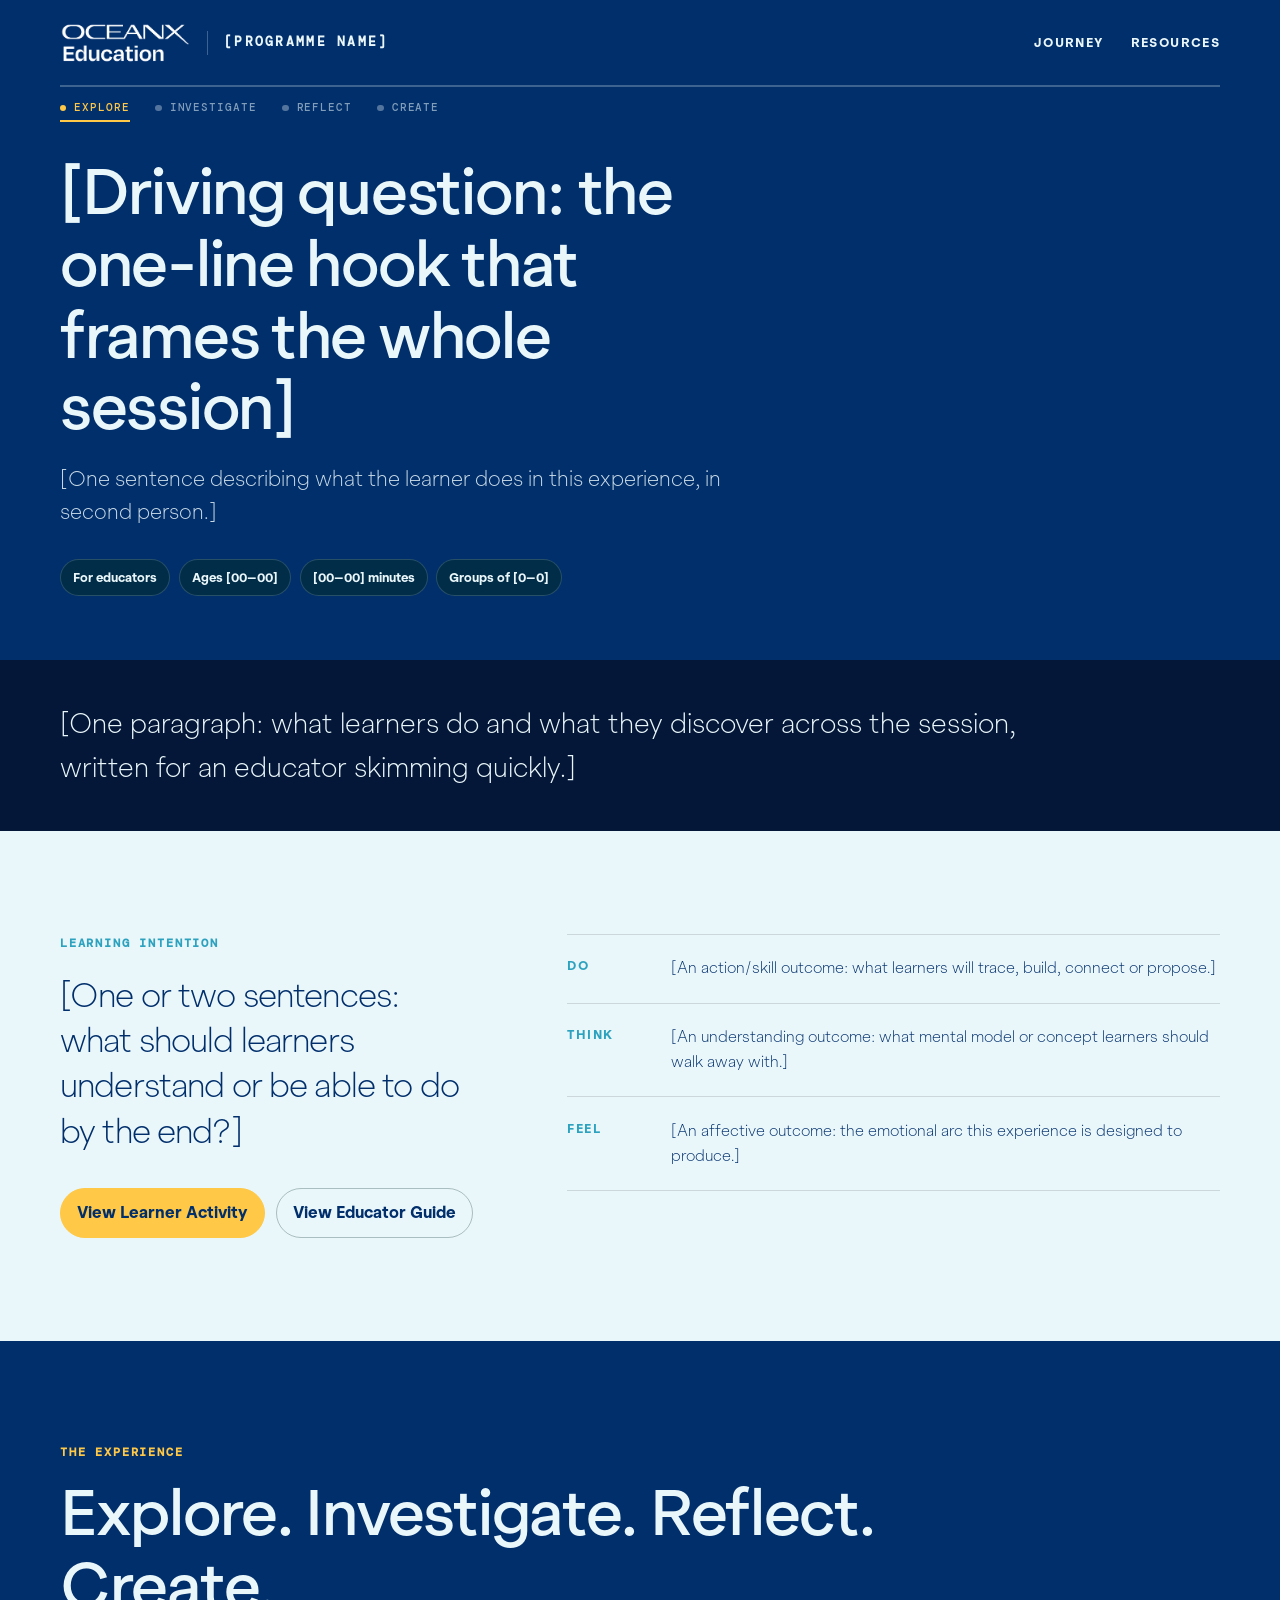
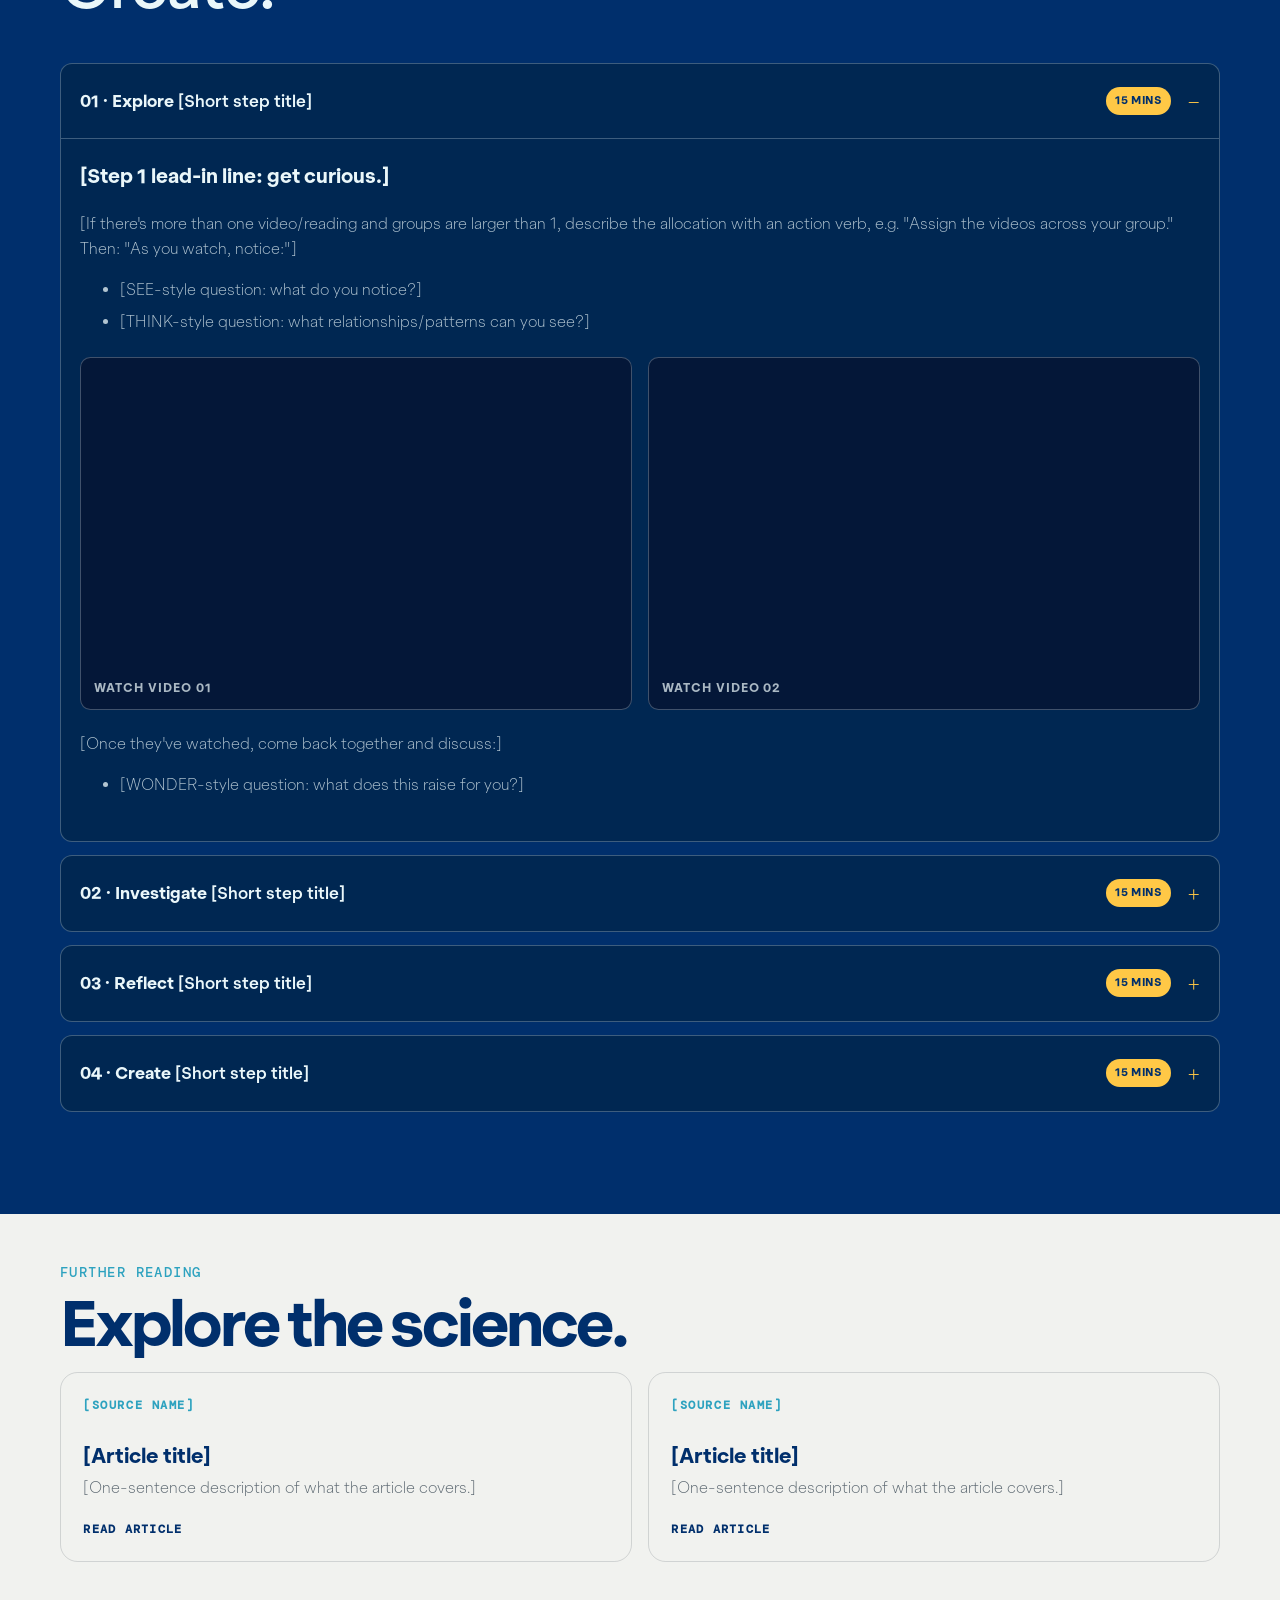
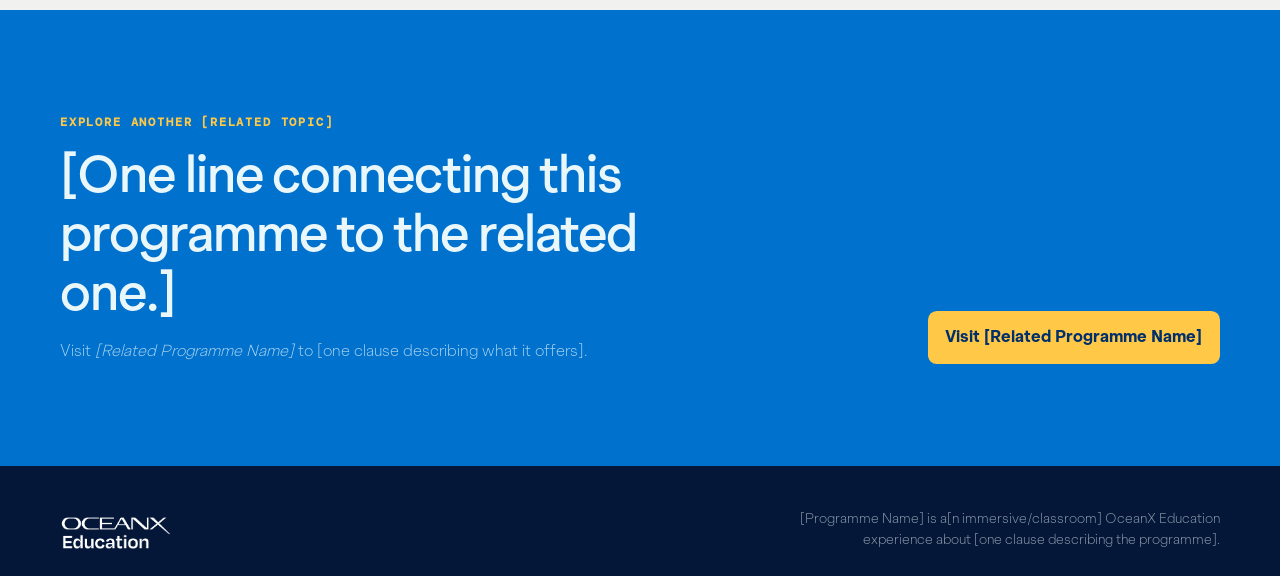
<file: index.html>
<!doctype html>
<html lang="en-GB">
<head>
<meta charset="utf-8"><meta name="viewport" content="width=device-width,initial-scale=1"><meta name="theme-color" content="#002F6C">
<meta name="description" content="[Programme Name] learning journey and classroom resources from OceanX Education.">
<title>[Programme Name] | Learning Journey</title>
<link rel="icon" type="image/svg+xml" href="data:image/svg+xml,%3Csvg xmlns='http://www.w3.org/2000/svg' viewBox='0 0 64 64'%3E%3Crect width='64' height='64' rx='14' fill='%23002F6C'/%3E%3C/svg%3E">
<link rel="stylesheet" href="main.css">
<link rel="stylesheet" href="styles.css">
</head>
<body>
<a class="skip-link" href="#main">Skip to learning journey</a>

<!-- ============ STICKY HEADER + PROGRESS NAV ============
     The progress nav highlights the current step on scroll
     (see script at the bottom) and jumps to + opens that step's
     accordion when clicked. Keep the data-step values matching
     the <details id="step-N"> ids below exactly. -->
<header class="site-header">
  <div class="shell nav">
    <a class="brand" href="#top" aria-label="OceanX Education, [Programme Name] home">
      <img src="assets/logos/OceanX-Education-Logo-White.png" alt="OceanX Education">
      <span class="brand-divider" aria-hidden="true"></span>
      <span class="brand-name">[Programme Name]</span>
    </a>
    <nav class="nav-links" aria-label="Main navigation">
      <a href="#journey">Journey</a>
      <a href="#resources">Resources</a><!-- delete if you're not using the Further Reading section -->
    </nav>
  </div>
  <div class="shell progress-shell">
    <nav class="progress" aria-label="Learning journey progress">
      <a href="#step-1" data-step="step-1"><span class="step-dot"></span><span>Explore</span></a>
      <a href="#step-2" data-step="step-2"><span class="step-dot"></span><span>Investigate</span></a>
      <a href="#step-3" data-step="step-3"><span class="step-dot"></span><span>Reflect</span></a>
      <a href="#step-4" data-step="step-4"><span class="step-dot"></span><span>Create</span></a>
    </nav>
  </div>
</header>

<!-- ============ HERO ============
     Single column by default: this matches I Am Kelp's actual hero,
     which is just the text block below. .hero-content's grid still
     reserves a second track (see styles.css) so a side panel can be
     added back in without any CSS changes, but nothing renders there
     by default. -->
<section class="hero" id="top">
  <div class="shell hero-content">
    <div>
      <h1>[Driving question: the one-line hook that frames the whole session]</h1>
      <p class="hero-lead">[One sentence describing what the learner does in this experience, in second person.]</p>
      <div class="meta">
        <span>For educators</span>
        <span>Ages [00–00]</span>
        <span>[00–00] minutes</span>
        <span>Groups of [0–0]</span>
      </div>
    </div>
    <!-- Optional: a hero-side CTA card for a standalone game/tool
         companion piece. Not part of I Am Kelp's actual page: only
         add this if this specific programme genuinely has one.
    <div class="play-panel">
      <div class="status"><span class="status-dot"></span>[Companion tool name]</div>
      <a class="play-button" href="[link to game/tool]" target="_blank" rel="noopener">
        <strong>Play [Tool Name]</strong>
        <span class="play-icon">▶</span>
      </a>
      <p class="play-note">[Any device note, e.g. "Camera access required" or "Works on tablet and desktop"; delete this line if there's no special requirement.]</p>
    </div>
    -->
  </div>
</section>

<main id="main">

  <!-- ============ OVERVIEW ============
       One paragraph, full-bleed dark band. What is this experience,
       in plain language: the "elevator pitch" a teacher reads before
       deciding to run it. -->
  <section class="overview">
    <div class="shell">
      <p>[One paragraph: what learners do and what they discover across the session, written for an educator skimming quickly.]</p>
    </div>
  </section>

  <!-- ============ LEARNING INTENTION (light band) ============
       Do / Think / Feel outcomes: see Design Tools/ in the parent
       OceanX folder for the framework this maps to. Delete the
       .outcomes column entirely if this programme doesn't use
       Do/Think/Feel and just needs a single intention statement. -->
  <section class="intention" id="about">
    <div class="shell intention-grid">
      <div>
        <p class="section-kicker">Learning intention</p>
        <p class="intention-statement">[One or two sentences: what should learners understand or be able to do by the end?]</p>
        <div class="downloads">
          <a href="learner-activity.html">View Learner Activity</a>
          <a href="educator-guide.html">View Educator Guide</a>
        </div>
      </div>
      <div class="outcomes" aria-label="Learning outcomes">
        <div class="outcome"><b>Do</b><p>[An action/skill outcome: what learners will trace, build, connect or propose.]</p></div>
        <div class="outcome"><b>Think</b><p>[An understanding outcome: what mental model or concept learners should walk away with.]</p></div>
        <div class="outcome"><b>Feel</b><p>[An affective outcome: the emotional arc this experience is designed to produce.]</p></div>
      </div>
    </div>
  </section>

  <!-- ============ JOURNEY (accordion steps) ============
       Explore / Investigate / Reflect / Create is this engagement's
       standard Phase 2 loop (see Templates/Framework Alignment
       Recommendations.md). Keep the phase names unless there's a
       specific reason to change them.

       IMPORTANT: do not remove the wrapping <span> around each
       title, or the flex:1 rule on it in styles.css. Without it the
       time badge drifts left/right depending on title length instead
       of lining up in a column (this was a real bug, fixed once
       already; see summary span:first-child in styles.css). -->
  <section class="journey" id="journey">
    <div class="shell">
      <p class="section-kicker">The experience</p>
      <h2>Explore. Investigate. Reflect. Create.</h2>
      <div class="accordions">

        <details id="step-1" open>
          <summary><span><b>01 · Explore</b> [Short step title]</span><em>15 mins</em></summary>
          <div class="detail-body">
            <h3>[Step 1 lead-in line: get curious.]</h3>
            <p>[If there's more than one video/reading and groups are larger than 1, describe the allocation with an action verb, e.g. "Assign the videos across your group." Then: "As you watch, notice:"]</p>
            <ul>
              <li>[SEE-style question: what do you notice?]</li>
              <li>[THINK-style question: what relationships/patterns can you see?]</li>
            </ul>
            <!-- Optional: a video grid. Use youtube-nocookie.com embeds for privacy.
                 Assign each learner just 1-2 clips: four videos at ~5 min each
                 already fills a 15-minute Explore box before any discussion
                 happens, even when the group is splitting them up. If you
                 need more source material, link the rest as Further
                 Reading instead of stacking videos here. -->
            <div class="video-grid">
              <div class="video"><div class="video-frame"><iframe loading="lazy" src="https://www.youtube-nocookie.com/embed/VIDEO_ID_1" title="[Video 1 title]" allow="accelerometer; autoplay; clipboard-write; encrypted-media; gyroscope; picture-in-picture; web-share" allowfullscreen></iframe></div><span>Watch video 01</span></div>
              <div class="video"><div class="video-frame"><iframe loading="lazy" src="https://www.youtube-nocookie.com/embed/VIDEO_ID_2" title="[Video 2 title]" allow="accelerometer; autoplay; clipboard-write; encrypted-media; gyroscope; picture-in-picture; web-share" allowfullscreen></iframe></div><span>Watch video 02</span></div>
            </div>
            <p>[Once they've watched, come back together and discuss:]</p>
            <ul>
              <li>[WONDER-style question: what does this raise for you?]</li>
            </ul>
          </div>
        </details>

        <details id="step-2">
          <summary><span><b>02 · Investigate</b> [Short step title]</span><em>15 mins</em></summary>
          <div class="detail-body">
            <h3>[Step 2 lead-in line: play/do through the lens of a scientist, designer, etc.]</h3>
            <p>[What the hands-on activity/game/tool is and what to pay attention to while doing it.]</p>
            <ul>
              <li>[Investigative question 1]</li>
              <li>[Investigative question 2]</li>
              <li>[Investigative question 3]</li>
            </ul>
            <!-- Optional: link out to a companion game/tool -->
            <a class="game-button" href="[link to game/tool]" target="_blank" rel="noopener">Play [Tool Name] <small>[Any access note]</small></a>
            <p class="device-note">[Device requirement, if any: e.g. "Use a laptop or desktop with a webcam." Delete this line if there's no special requirement.]</p>
          </div>
        </details>

        <details id="step-3">
          <summary><span><b>03 · Reflect</b> [Short step title]</span><em>15 mins</em></summary>
          <div class="detail-body">
            <h3>[Step 3 lead-in line: pause and make sense of it.]</h3>
            <p>[Instruction: reflect independently, then share/compare.]</p>
            <ul>
              <li>[A genuine reflective question the learner answers in their own words.]</li>
              <li>[A second reflective question, e.g. what are you still wondering?]</li>
            </ul>
          </div>
        </details>

        <details id="step-4">
          <summary><span><b>04 · Create</b> [Short step title]</span><em>15 mins</em></summary>
          <div class="detail-body">
            <h3>[Step 4 lead-in line: put understanding to work.]</h3>
            <p>[The applied task: what learners build, draw, write or design, and with what materials.]</p>
            <ul>
              <li>[What the output should show 1]</li>
              <li>[What the output should show 2]</li>
              <li>[What the output should show 3]</li>
            </ul>
            <!-- Optional: a small discussion prompt block -->
            <div class="create-questions">
              <p><b>Discuss</b></p>
              <ol>
                <li>[Discussion question 1]</li>
                <li>[Discussion question 2]</li>
              </ol>
            </div>
            <!-- Optional: a closing sentence-completion prompt -->
            <p class="finish-line"><b>Finish this sentence:</b><br>We would __________ because it would help __________ and __________.</p>
          </div>
        </details>

      </div>
    </div>
  </section>

  <!-- ============ FURTHER READING (optional section) ============
       Delete this whole <section> if there's nothing to link out to. -->
  <section class="resources" id="resources">
    <div class="shell">
      <h2>Further reading</h2>
      <p class="resources-title">Explore the science.</p>
      <div class="resource-grid">
        <a class="resource-card" href="[external article URL]" target="_blank" rel="noopener">
          <span class="resource-type">[Source name]</span>
          <div>
            <h3>[Article title]</h3>
            <p>[One-sentence description of what the article covers.]</p>
            <div class="resource-action">Read article</div>
          </div>
        </a>
        <a class="resource-card" href="[external article URL]" target="_blank" rel="noopener">
          <span class="resource-type">[Source name]</span>
          <div>
            <h3>[Article title]</h3>
            <p>[One-sentence description of what the article covers.]</p>
            <div class="resource-action">Read article</div>
          </div>
        </a>
      </div>
    </div>
  </section>

  <!-- ============ CROSS-LINK TO A RELATED PROGRAMME (optional) ============
       Delete this whole <section> if there's no sibling experience to
       point to. -->
  <section class="next-ecosystem">
    <div class="shell next-inner">
      <div>
        <p class="section-kicker">Explore another [related topic]</p>
        <h2>[One line connecting this programme to the related one.]</h2>
        <p>Visit <i>[Related Programme Name]</i> to [one clause describing what it offers].</p>
      </div>
      <a href="[link to related programme]" target="_blank" rel="noopener">Visit [Related Programme Name]</a>
    </div>
  </section>

</main>

<footer>
  <div class="shell footer-inner">
    <img class="footer-logo" src="assets/logos/OceanX-Education-Logo-White.png" alt="OceanX Education">
    <p class="footer-copy">[Programme Name] is a[n immersive/classroom] OceanX Education experience about [one clause describing the programme].</p>
  </div>
</footer>

<!-- Progress-nav scroll-spy + click-to-open. Generic: works against
     any .progress a[data-step] / details[id] pair, no per-project
     edits needed as long as the ids match. -->
<script>(function(){
var links=document.querySelectorAll('.progress a');
links.forEach(function(a){
a.addEventListener('click',function(){
var d=document.getElementById(a.getAttribute('data-step'));
if(d)d.open=true;
});
});
if('IntersectionObserver' in window){
var observer=new IntersectionObserver(function(entries){
entries.forEach(function(entry){
if(!entry.isIntersecting)return;
var link=document.querySelector('.progress a[data-step="'+entry.target.id+'"]');
if(!link)return;
links.forEach(function(a){a.classList.remove('current');});
link.classList.add('current');
});
},{rootMargin:'-45% 0px -50% 0px',threshold:0});
links.forEach(function(a){
var el=document.getElementById(a.getAttribute('data-step'));
if(el)observer.observe(el);
});
}
})();</script>
</body></html>
</file>
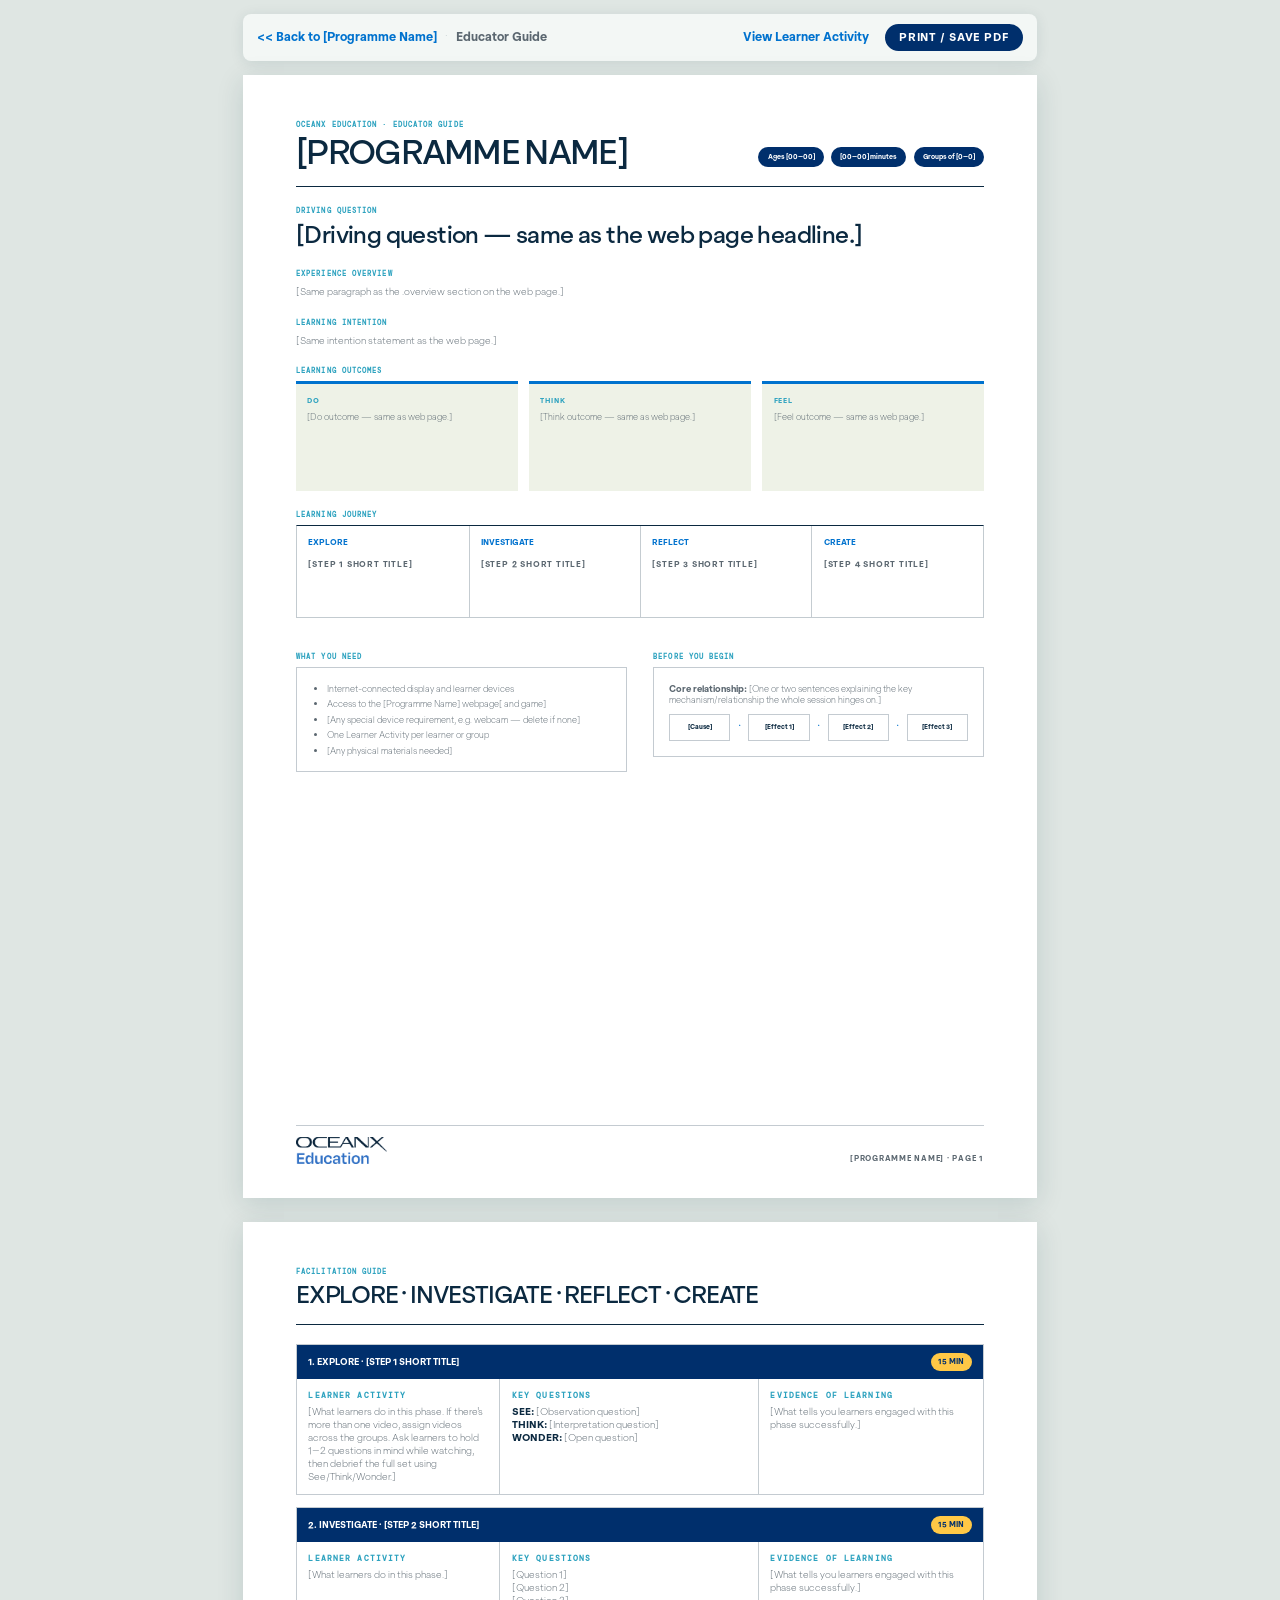
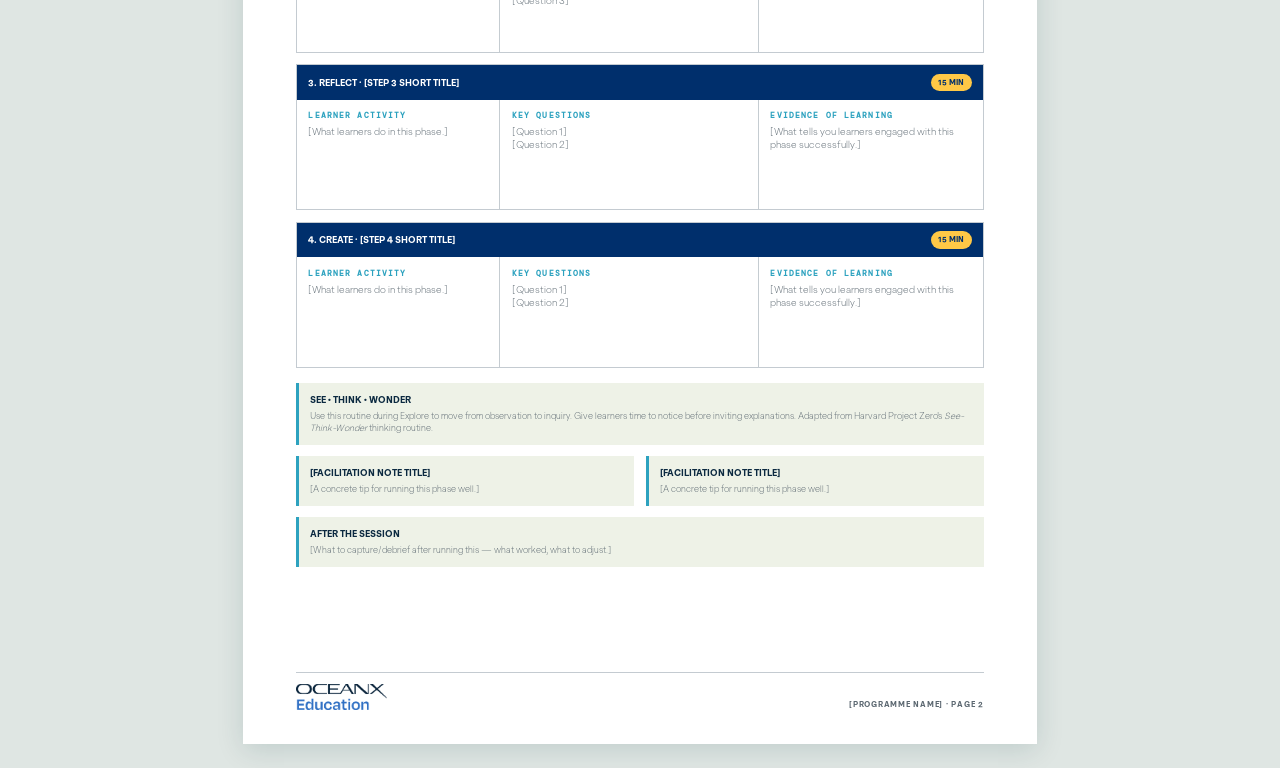
<file: educator-guide.html>
<!doctype html>
<html lang="en-GB">

<head>
     <meta charset="utf-8">
     <meta name="viewport" content="width=device-width,initial-scale=1">
     <title>[Programme Name] | Educator Guide</title>
     <link rel="stylesheet" href="main.css">
     <link rel="stylesheet" href="activity.css">
     <link rel="icon" type="image/svg+xml"
          href="data:image/svg+xml,%3Csvg xmlns='http://www.w3.org/2000/svg' viewBox='0 0 64 64'%3E%3Crect width='64' height='64' rx='14' fill='%23002F6C'/%3E%3C/svg%3E">
</head>

<body class="page-guide">
     <!-- Back link uses history.back() with an index.html fallback, so it
     works whether the guide was opened from the homepage or directly
     (e.g. a bookmark / shared link). Don't hardcode it to always go
     to index.html — see the commit history in I Am Kelp / Seagrass
     Stories for why this matters. -->
     <aside class="print-bar">
          <nav class="print-nav"><a href="index.html" onclick="if(history.length>1){history.back();return false;}"><span aria-hidden="true">&lt;&lt;</span> Back
                    to [Programme Name]</a><span class="sep">·</span><b>Educator Guide</b><a class="switch"
                    href="learner-activity.html">View Learner Activity</a></nav><button onclick="window.print()">Print /
               Save PDF</button>
     </aside>

     <!-- ============ PAGE 1 — OVERVIEW ============ -->
     <main class="sheet">
          <div class="content">
               <header>
                    <div>
                         <div class="eyebrow">OceanX Education · Educator guide</div>
                         <h1>[Programme Name]</h1>
                    </div>
                    <div class="pills"><span>Ages [00–00]</span><span>[00–00] minutes</span><span>Groups of [0–0]</span>
                    </div>
               </header>
               <div class="label">Driving question</div>
               <div class="question">[Driving question — same as the web page headline.]</div>
               <div class="label">Experience overview</div>
               <p class="body">[Same paragraph as the .overview section on the web page.]</p>
               <div class="label">Learning intention</div>
               <p class="body">[Same intention statement as the web page.]</p>
               <div class="label">Learning outcomes</div>
               <div class="outcomes">
                    <article class="outcome"><b>Do</b>
                         <p>[Do outcome — same as web page.]</p>
                    </article>
                    <article class="outcome"><b>Think</b>
                         <p>[Think outcome — same as web page.]</p>
                    </article>
                    <article class="outcome"><b>Feel</b>
                         <p>[Feel outcome — same as web page.]</p>
                    </article>
               </div>
               <div class="label">Learning journey</div>
               <div class="journey">
                    <div><b>Explore</b><span>[Step 1 short title]</span></div>
                    <div><b>Investigate</b><span>[Step 2 short title]</span></div>
                    <div><b>Reflect</b><span>[Step 3 short title]</span></div>
                    <div><b>Create</b><span>[Step 4 short title]</span></div>
               </div>
               <div class="two-col">
                    <div>
                         <div class="label">What you need</div>
                         <div class="panel">
                              <ul>
                                   <li>Internet-connected display and learner devices</li>
                                   <li>Access to the [Programme Name] webpage[ and game]</li>
                                   <li>[Any special device requirement, e.g. webcam — delete if none]</li>
                                   <li>One Learner Activity per learner or group</li>
                                   <li>[Any physical materials needed]</li>
                              </ul>
                         </div>
                    </div>
                    <div>
                         <div class="label">Before you begin</div>
                         <div class="panel">
                              <p><strong>Core relationship:</strong> [One or two sentences explaining the key
                                   mechanism/relationship the whole session hinges on.]</p>
                              <!-- Optional: a causal chain diagram, delete if not applicable -->
                              <div class="causal"><span>[Cause]</span><i>·</i><span>[Effect
                                        1]</span><i>·</i><span>[Effect 2]</span><i>·</i><span>[Effect 3]</span></div>
                         </div>
                    </div>
               </div>
          </div>
          <footer class="footer"><img src="assets/logos/OceanX-Education-Logo-Dark.png"
                    alt="OceanX Education"><span>[Programme Name] · Page 1</span></footer>
     </main>

     <!-- ============ PAGE 2 — FACILITATION GUIDE ============ -->
     <main class="sheet">
          <div class="content">
               <header>
                    <div>
                         <div class="eyebrow">Facilitation guide</div>
                         <h1 class="page2-title">Explore · Investigate · Reflect · Create</h1>
                    </div>
               </header>
               <div class="sequence">
                    <section class="phase">
                         <div class="phase-head"><b>1. Explore · [Step 1 short title]</b><span>15 min</span></div>
                         <div class="phase-body">
                              <div>
                                   <div class="col-label">Learner activity</div>
                                   <p class="col-copy">[What learners do in this phase. If there's more than one video,
                                        assign videos across the groups. Ask learners to hold 1–2 questions in mind while
                                        watching, then debrief the full set using See/Think/Wonder.]
                                   </p>
                              </div>
                              <div>
                                   <div class="col-label">Key questions</div>
                                   <p class="col-copy"><strong>SEE:</strong> [Observation
                                        question]<br><strong>THINK:</strong> [Interpretation
                                        question]<br><strong>WONDER:</strong> [Open question]</p>
                              </div>
                              <div>
                                   <div class="col-label">Evidence of learning</div>
                                   <p class="col-copy">[What tells you learners engaged with this phase successfully.]
                                   </p>
                              </div>
                         </div>
                    </section>
                    <section class="phase">
                         <div class="phase-head"><b>2. Investigate · [Step 2 short title]</b><span>15 min</span></div>
                         <div class="phase-body">
                              <div>
                                   <div class="col-label">Learner activity</div>
                                   <p class="col-copy">[What learners do in this phase.]</p>
                              </div>
                              <div>
                                   <div class="col-label">Key questions</div>
                                   <p class="col-copy">[Question 1]<br>[Question 2]<br>[Question 3]</p>
                              </div>
                              <div>
                                   <div class="col-label">Evidence of learning</div>
                                   <p class="col-copy">[What tells you learners engaged with this phase successfully.]
                                   </p>
                              </div>
                         </div>
                    </section>
                    <section class="phase">
                         <div class="phase-head"><b>3. Reflect · [Step 3 short title]</b><span>15 min</span></div>
                         <div class="phase-body">
                              <div>
                                   <div class="col-label">Learner activity</div>
                                   <p class="col-copy">[What learners do in this phase.]</p>
                              </div>
                              <div>
                                   <div class="col-label">Key questions</div>
                                   <p class="col-copy">[Question 1]<br>[Question 2]</p>
                              </div>
                              <div>
                                   <div class="col-label">Evidence of learning</div>
                                   <p class="col-copy">[What tells you learners engaged with this phase successfully.]
                                   </p>
                              </div>
                         </div>
                    </section>
                    <section class="phase">
                         <div class="phase-head"><b>4. Create · [Step 4 short title]</b><span>15 min</span></div>
                         <div class="phase-body">
                              <div>
                                   <div class="col-label">Learner activity</div>
                                   <p class="col-copy">[What learners do in this phase.]</p>
                              </div>
                              <div>
                                   <div class="col-label">Key questions</div>
                                   <p class="col-copy">[Question 1]<br>[Question 2]</p>
                              </div>
                              <div>
                                   <div class="col-label">Evidence of learning</div>
                                   <p class="col-copy">[What tells you learners engaged with this phase successfully.]
                                   </p>
                              </div>
                         </div>
                    </section>
               </div>
               <!-- Note boxes: keep the See-Think-Wonder one if you use that routine
     in Explore (cite Harvard Project Zero, as here), and swap the
     other two for whatever facilitation notes are relevant. -->
               <div class="notes">
                    <article class="note wide">
                         <h3>See &bull; Think &bull; Wonder</h3>
                         <p>Use this routine during Explore to move from observation to inquiry. Give learners time to
                              notice before inviting explanations. Adapted from Harvard Project Zero's
                              <i>See-Think-Wonder</i> thinking routine.</p>
                    </article>
                    <article class="note">
                         <h3>[Facilitation note title]</h3>
                         <p>[A concrete tip for running this phase well.]</p>
                    </article>
                    <article class="note">
                         <h3>[Facilitation note title]</h3>
                         <p>[A concrete tip for running this phase well.]</p>
                    </article>
                    <article class="note wide">
                         <h3>After the session</h3>
                         <p>[What to capture/debrief after running this — what worked, what to adjust.]</p>
                    </article>
               </div>
          </div>
          <footer class="footer"><img src="assets/logos/OceanX-Education-Logo-Dark.png"
                    alt="OceanX Education"><span>[Programme Name] · Page 2</span></footer>
     </main>
</body>

</html>
</file>
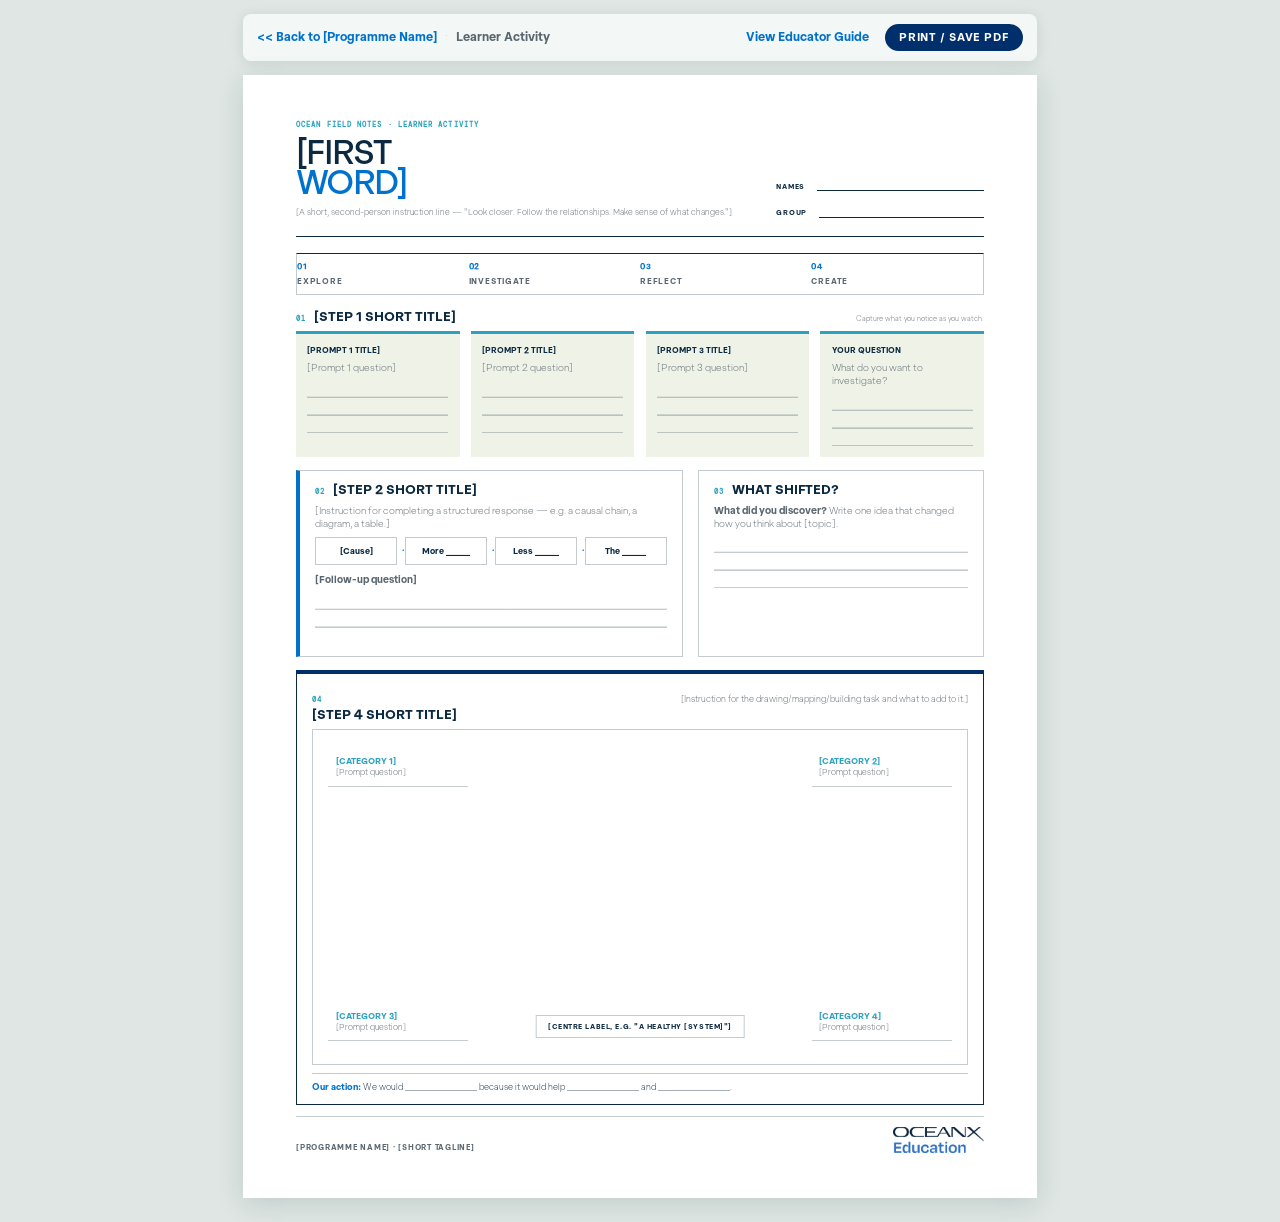
<file: learner-activity.html>
<!doctype html>
<html lang="en-GB">

<head>
  <meta charset="utf-8">
  <meta name="viewport" content="width=device-width,initial-scale=1">
  <title>[Programme Name] | Learner Activity</title>
  <link rel="stylesheet" href="main.css">
  <link rel="stylesheet" href="activity.css">
  <link rel="icon" type="image/svg+xml"
    href="data:image/svg+xml,%3Csvg xmlns='http://www.w3.org/2000/svg' viewBox='0 0 64 64'%3E%3Crect width='64' height='64' rx='14' fill='%23002F6C'/%3E%3C/svg%3E">
</head>

<body class="page-activity">
  <aside class="print-bar">
    <nav class="print-nav"><a href="index.html" onclick="if(history.length>1){history.back();return false;}"><span aria-hidden="true">&lt;&lt;</span> Back to
        [Programme Name]</a><span class="sep">·</span><b>Learner Activity</b><a class="switch"
        href="educator-guide.html">View Educator Guide</a></nav><button onclick="window.print()">Print / Save
      PDF</button>
  </aside>
  <main class="sheet">
    <header>
      <div>
        <div class="kicker">Ocean field notes · Learner activity</div>
        <h1>[First <span>Word]</span></h1>
        <p class="strap">[A short, second-person instruction line — "Look closer. Follow the relationships. Make sense
          of what changes."]</p>
      </div>
      <div class="identity"><label>Names <i></i></label><label>Group <i></i></label></div>
    </header>
    <nav class="journey"><span><b>01</b> Explore</span><span><b>02</b> Investigate</span><span><b>03</b>
        Reflect</span><span><b>04</b> Create</span></nav>

    <section>
      <div class="section-head"><span class="step">01</span>
        <h2>[Step 1 short title]</h2>
        <p class="hint">Capture what you notice as you watch.</p>
      </div>
      <div class="explore-grid">
        <article class="prompt">
          <h3>[Prompt 1 title]</h3>
          <p>[Prompt 1 question]</p>
          <div class="lines"></div>
        </article>
        <article class="prompt">
          <h3>[Prompt 2 title]</h3>
          <p>[Prompt 2 question]</p>
          <div class="lines"></div>
        </article>
        <article class="prompt">
          <h3>[Prompt 3 title]</h3>
          <p>[Prompt 3 question]</p>
          <div class="lines"></div>
        </article>
        <article class="prompt">
          <h3>Your question</h3>
          <p>What do you want to investigate?</p>
          <div class="lines"></div>
        </article>
      </div>
    </section>

    <section class="middle">
      <div class="investigate">
        <div class="section-head"><span class="step">02</span>
          <h2>[Step 2 short title]</h2>
        </div>
        <p>[Instruction for completing a structured response — e.g. a causal chain, a diagram, a table.]</p>
        <!-- Optional causal chain, delete if not applicable -->
        <div class="chain"><span>[Cause]</span><span>More ______</span><span>Less ______</span><span>The ______</span>
        </div>
        <p><b>[Follow-up question]</b></p>
        <div class="lines"></div>
      </div>
      <div class="reflect">
        <div class="section-head"><span class="step">03</span>
          <h2>What shifted?</h2>
        </div>
        <p><b>What did you discover?</b> Write one idea that changed how you think about [topic].</p>
        <div class="lines"></div>
      </div>
    </section>

    <section class="create">
      <div class="create-copy">
        <div><span class="step">04</span>
          <h2>[Step 4 short title]</h2>
        </div>
        <p>[Instruction for the drawing/mapping/building task and what to add to it.]</p>
      </div>
      <div class="map">
        <!-- Optional custom illustration — see comment in the stylesheet.
  <img class="forest" src="assets/images/[your-illustration].webp" alt="[Description for screen readers]"> -->
        <span class="centre-label">[Centre label, e.g. "A healthy [system]"]</span>
        <div class="map-note n1"><b>[Category 1]</b>[Prompt question]</div>
        <div class="map-note n2"><b>[Category 2]</b>[Prompt question]</div>
        <div class="map-note n3"><b>[Category 3]</b>[Prompt question]</div>
        <div class="map-note n4"><b>[Category 4]</b>[Prompt question]</div>
      </div>
      <p class="finish"><b>Our action:</b> We would __________________ because it would help __________________ and
        __________________.</p>
    </section>

    <footer><span>[Programme Name] · [Short tagline]</span><img class="logo"
        src="assets/logos/OceanX-Education-Logo-Dark.png" alt="OceanX Education"></footer>
  </main>
</body>

</html>
</file>
<file: main.css>
/* Shared typography foundation for all Experience Template pages. */
@font-face {
  font-family: 'Zeist';
  src: url('assets/fonts/ZeistN2-Light.otf') format('opentype');
  font-weight: 300;
  font-style: normal;
  font-display: swap;
}

@font-face {
  font-family: 'Zeist';
  src: url('assets/fonts/ZeistN2-Regular.otf') format('opentype');
  font-weight: 400;
  font-style: normal;
  font-display: swap;
}

@font-face {
  font-family: 'Zeist';
  src: url('assets/fonts/ZeistN2-Medium.otf') format('opentype');
  font-weight: 500;
  font-style: normal;
  font-display: swap;
}

@font-face {
  font-family: 'Zeist';
  src: url('assets/fonts/ZeistN2-SemiBold.otf') format('opentype');
  font-weight: 600;
  font-style: normal;
  font-display: swap;
}

@font-face {
  font-family: 'Zeist';
  src: url('assets/fonts/ZeistN2-Bold.otf') format('opentype');
  font-weight: 700;
  font-style: normal;
  font-display: swap;
}

@font-face {
  font-family: 'DM Mono';
  src: url('assets/fonts/DMMono-Medium.ttf') format('truetype');
  font-weight: 500;
  font-style: normal;
  font-display: swap;
}

:root {
  --font: "Zeist", "Avenir Next", Avenir, Arial, sans-serif;
  --mono: "DM Mono", "SFMono-Regular", monospace;
}
</file>
<file: styles.css>
/* ============================================================
   OXED Experience Template: stylesheet
   Based on the I Am Kelp layout (Sep 2026).

   HOW TO RESKIN A NEW PROGRAMME
   1. Change the values in the :root block below. Everything else
      references these, so you shouldn't need to touch hex codes
      anywhere else in this file.
   2. Swap assets/logos and assets/fonts only if the brand changes;
      otherwise leave them as-is (shared OceanX Education assets).
   3. Search index.html / educator-guide.html / learner-activity.html
      for [Bracketed placeholders] and replace with programme content.

   TOKEN ROLES
   --deep        strong solid accent: badges, dark section fills, buttons
   --ocean       secondary accent: borders, arrows, link-style text
   --ocean-light tertiary blue: hover states, card borders
   --moss        small-caps kickers/labels (was "--kelp" in the Kelp
                 original; renamed since it's a generic label accent,
                 not tied to any one programme's content)
   --lime        highlight: CTA buttons, small pills
   --foam        light near-white: text on dark sections, light section bg
   --paper       page background (light)
   --ink         body text colour (dark, used on light backgrounds)
   --muted       secondary/muted text
   --line        hairline border colour (on light backgrounds)
   --white-line  hairline border colour (on dark backgrounds)

   These default to the real OceanX Design System tokens (Twilight
   Blue, Shoal Blue, OceanXplorer Blue, Explorer Dark, Warm Yellow;
   see OceanX Design System/tokens/colors.css and
   guidelines/colors-education.card.html in the parent folder), not
   Kelp's own teal-green theme. Swap them for a specific programme's
   own theme if it needs one, but the OceanX blues are the neutral
   starting point now, not kelp-green.
   ============================================================ */

:root{
  --abyss:#041738;         /* OceanX Blue: deepest section fills (footer, video plates) */
  --deep:#002F6C;          /* Twilight Blue */
  --ocean:#0072CE;         /* Shoal Blue */
  --ocean-light:#46B7D3;   /* OceanXplorer Blue */
  --moss:#2DA2BF;          /* Explorer Dark */
  --lime:#FFC846;          /* Warm Yellow: Education "Highlight" role */
  --foam:#EAF7FA;          /* Explorer Blue, lightest step */
  --paper:#F1F2EF;         /* Sand */
  --ink:#002F6C;           /* Twilight Blue, matches design system's --text-strong */
  --muted:#5B6770;         /* Ridge Gray, matches design system's --text-body */
  --line:rgba(91,103,112,.22);
  --white-line:rgba(234,247,250,.26);
  --shadow:0 20px 55px rgba(2,23,56,.18);
  --radius:1.1rem;
}

/* ---------- Reset & base ---------- */
*{box-sizing:border-box}
html{scroll-behavior:smooth}
body{margin:0;color:var(--ink);background:var(--paper);font-family:"Zeist","Helvetica Neue",Arial,sans-serif;font-size:1rem;font-weight:300;line-height:1.55;-webkit-font-smoothing:antialiased}
a{color:inherit}
img{max-width:100%}
h1,h2,h3,p{margin-top:0}
.skip-link{position:absolute;left:1rem;top:-5rem;z-index:20;padding:.7rem 1rem;background:var(--foam);color:var(--deep);border-radius:.4rem}
.skip-link:focus{top:1rem}
:focus-visible{outline:3px solid var(--lime);outline-offset:4px}

/* Content-width container. Every full-bleed section gets one of
   these inside it so header/hero/sections/footer all align. */
.shell{width:min(1160px,calc(100% - 2rem));margin-inline:auto}

/* ---------- Sticky header + progress nav ---------- */
.site-header{position:sticky;top:0;z-index:50;color:var(--foam);background:var(--deep)}
.nav{min-height:5.4rem;display:flex;align-items:center;justify-content:space-between;gap:1.5rem;border-bottom:1px solid var(--white-line)}
.brand{display:flex;align-items:center;gap:1rem;text-decoration:none}
.brand img{width:8.2rem;height:auto}
.brand-divider{width:1px;height:1.5rem;background:var(--white-line)}
.brand-name{font-size:.83rem;font-weight:750;letter-spacing:.17em;text-transform:uppercase;font-family:var(--mono)}
.nav-links{display:flex;align-items:center;gap:1.7rem}
.nav-links a{color:var(--foam);text-decoration:none;font-size:.78rem;font-weight:750;letter-spacing:.11em;text-transform:uppercase}
.nav-links a:hover,.nav-links a:focus-visible{color:var(--lime)}
.progress-shell{border-top:1px solid var(--white-line)}
.progress{display:flex;gap:1.6rem;overflow-x:auto;padding:.55rem 0;font-family:var(--mono);font-size:.7rem;letter-spacing:.08em;text-transform:uppercase;scrollbar-width:none}
.progress::-webkit-scrollbar{display:none}
.progress a{display:flex;align-items:center;gap:.5rem;flex:0 0 auto;color:rgba(234,247,250,.55);text-decoration:none;white-space:nowrap;padding:.2rem 0;border-bottom:2px solid transparent}
.progress a .step-dot{width:.4rem;height:.4rem;border-radius:50%;background:rgba(234,247,250,.35)}
.progress a:hover{color:var(--foam)}
.progress a.current{color:var(--lime);border-bottom-color:var(--lime)}
.progress a.current .step-dot{background:var(--lime)}
/* Update this id list if you add/remove journey steps or anchor sections. */
#journey,#step-1,#step-2,#step-3,#step-4,#resources{scroll-margin-top:8.5rem}

/* ---------- Hero ---------- */
.hero{position:relative;min-height:496px;display:grid;align-items:end;overflow:hidden;color:var(--foam);background:var(--deep)}
.hero-content{position:relative;z-index:1;padding:1.6rem 0 4rem;display:grid;grid-template-columns:minmax(0,1.45fr) minmax(300px,.75fr);align-items:end;gap:4rem}
h1{max-width:760px;margin-bottom:1.2rem;font-size:clamp(2.5rem,5vw,4.5rem);font-weight:500;line-height:1.12;letter-spacing:-.02em}
.hero-lead{max-width:680px;margin-bottom:0;color:rgba(234,247,250,.86);font-size:clamp(1.05rem,2vw,1.35rem);font-weight:300;line-height:1.5}

/* Optional hero side panel, e.g. a "Play the game" CTA card.
   Delete the whole .play-panel block from index.html if your
   programme doesn't have an interactive companion piece. */
/* align-self:start (not the grid's default align-items:end): with the
   hero text column bottom-aligned, the panel used to sit low in the
   hero. On scroll, the sticky header covers content top-down, so a
   panel sitting far from the header had a long scroll distance where
   it was half-covered by the header before disappearing, looking like
   the panel was "creeping into" the header. Docking it near the top
   means it clears the header almost immediately instead of lingering
   half-cut. */
.play-panel{align-self:start;padding:1.4rem;color:var(--deep);background:rgba(234,247,250,.95);border-radius:.85rem;box-shadow:var(--shadow)}
/* Deliberately not styled like .nav-links/.progress (no uppercase mono
   kicker treatment): it sits inside a light card in the hero, and using
   the same typography as the header nav made it read as a stray nav
   item rather than a label on its own card. */
.status{display:flex;align-items:center;gap:.6rem;margin-bottom:1rem;font-size:.85rem;font-weight:700}
.status-dot{width:.55rem;height:.55rem;background:var(--lime);border-radius:50%;box-shadow:0 0 0 4px rgba(117,134,71,.12)}
.play-button{min-height:4.6rem;display:flex;align-items:center;justify-content:space-between;gap:1rem;padding:.9rem 1.05rem;color:var(--foam);background:var(--deep);border-radius:.65rem;text-decoration:none}
.play-button strong{display:block;font-size:1.35rem;line-height:1;letter-spacing:.05em;text-transform:uppercase}
.play-note{margin:.9rem 0 0;font-size:.8rem;color:var(--muted)}
.play-button small{color:rgba(234,247,250,.68)}
.play-icon{display:grid;place-items:center;flex:0 0 2.55rem;height:2.55rem;color:var(--deep);background:var(--lime);border-radius:50%;font-size:.9rem}

/* ---------- Full-bleed sections (generic rhythm/spacing) ---------- */
main section{padding-block:clamp(4rem,8vw,7rem)}
.section-kicker{margin-bottom:.85rem;color:var(--moss);font-size:.76rem;font-weight:800;letter-spacing:.15em;text-transform:uppercase;font-family:var(--mono)}
h2{max-width:850px;margin-bottom:1.1rem;font-size:clamp(2.15rem,5vw,4.2rem);font-weight:500;line-height:1.15;letter-spacing:-.02em}

/* .overview: one-paragraph "what this experience is" band, dark solid fill */
.overview{padding-block:clamp(1.6rem,3.2vw,2.8rem);color:var(--foam);background:var(--abyss)}
.overview p{max-width:960px;margin:0;font-size:clamp(1.2rem,2.5vw,1.75rem);font-weight:300;line-height:1.6;letter-spacing:0}

/* ---------- Learning intention (light band) ---------- */
.intention{background:var(--foam)}
.intention-grid{display:grid;grid-template-columns:.78fr 1.22fr;gap:clamp(2rem,7vw,7rem);align-items:start}
.intention-statement{padding-top:.35rem;font-size:clamp(1.45rem,3vw,2.15rem);line-height:1.32;letter-spacing:-.025em}
.outcomes{display:grid;border-top:1px solid var(--line)}
.outcome{display:grid;grid-template-columns:5.5rem 1fr;gap:1rem;padding:1.35rem 0;border-bottom:1px solid var(--line)}
.outcome b{color:var(--moss);font-size:.78rem;letter-spacing:.12em;text-transform:uppercase}
.outcome p{margin:0}

/* ---------- Download buttons (learner activity / educator guide) ---------- */
.meta{display:flex;flex-wrap:wrap;gap:.55rem;margin-top:2rem}
.meta span{padding:.48rem .75rem;color:var(--foam);background:rgba(3,46,53,.62);border:1px solid rgba(234,247,250,.16);border-radius:999px;font-size:.78rem;font-weight:700}
.downloads{display:flex;flex-wrap:wrap;gap:.7rem;margin-top:2rem}
.downloads a{display:inline-flex;align-items:center;gap:.5rem;padding:.75rem 1rem;color:var(--deep);background:var(--lime);border:1px solid var(--lime);border-radius:999px;text-decoration:none;font-weight:800;transition:background-color .18s ease,border-color .18s ease,color .18s ease,box-shadow .18s ease,transform .12s ease}
.downloads a:hover{background:#ffd062;border-color:#ffd062;box-shadow:0 4px 14px rgba(255,200,70,.35);transform:translateY(-1px)}
.downloads a:active{background:#e0b03e;border-color:#e0b03e;box-shadow:none;transform:translateY(0) scale(.97)}
.downloads a:focus-visible{outline:2px solid var(--lime);outline-offset:2px}
.downloads .dl-icon{width:14px;height:14px;flex:0 0 auto;transition:transform .18s ease}
.downloads a:hover .dl-icon{transform:translateY(2px)}
.downloads a+ a{color:var(--deep);background:transparent;border-color:rgba(18,56,59,.3)}
.downloads a+ a:hover{background:rgba(70,183,211,.22);border-color:var(--lime);box-shadow:none}
.downloads a+ a:active{background:rgba(255,200,70,.32);border-color:var(--lime)}

/* ---------- Journey / accordion steps ---------- */
.journey{color:var(--foam);background:var(--deep)}
.journey .section-kicker{color:var(--lime)}
.accordions{margin-top:2.5rem;display:grid;gap:.8rem}
.accordions details{overflow:hidden;border:1px solid var(--white-line);border-radius:.75rem;background:rgba(1,26,30,.32)}
.accordions summary{min-height:4.7rem;display:flex;align-items:center;gap:1rem;padding:1rem 1.2rem;cursor:pointer;list-style:none}
.accordions summary::-webkit-details-marker{display:none}
/* This flex:1 on the first span is what keeps the time badge lined up
   in a straight column regardless of how long each step's title is:
   see the "why" note in the README before changing this markup. */
.accordions summary span{flex:1 1 auto;min-width:0;font-size:1.05rem;font-weight:600}
.accordions summary b{color:var(--foam)}
.accordions summary em{flex:0 0 auto;padding:.32rem .58rem;color:var(--deep);background:var(--lime);border-radius:999px;font-size:.7rem;font-style:normal;font-weight:800;letter-spacing:.06em;text-transform:uppercase}
.accordions summary:after{content:"+";color:var(--lime);font-size:1.35rem;line-height:1}
.accordions details[open] summary{border-bottom:1px solid var(--white-line)}
.accordions details[open] summary:after{content:"−"}
.detail-body{padding:1.4rem 1.2rem 1.7rem}
.detail-body h3{font-size:1.25rem}
.detail-body p,.detail-body li{color:rgba(234,247,250,.76)}
.detail-body li+li{margin-top:.45rem}
.video-grid{display:grid;grid-template-columns:1fr 1fr;gap:1rem;margin:1.4rem 0}
.video{overflow:hidden;background:var(--abyss);border:1px solid var(--white-line);border-radius:.65rem}
.video-frame{position:relative;aspect-ratio:16/9}
.video iframe{position:absolute;inset:0;width:100%;height:100%;border:0}
.video span{display:block;padding:.7rem .8rem;color:rgba(234,247,250,.72);font-size:.76rem;font-weight:750;letter-spacing:.08em;text-transform:uppercase}
.game-button{display:inline-flex;align-items:center;gap:1rem;padding:.78rem 1rem;color:var(--deep);background:var(--lime);border-radius:.5rem;text-decoration:none;font-weight:800}
.game-button small{font-weight:600;opacity:.72}
.device-note{margin-top:.8rem;color:rgba(234,247,250,.6);font-size:.85rem}
.create-questions{margin:1.3rem 0;padding:1rem;border-left:3px solid var(--lime);background:rgba(234,247,250,.05)}
.create-questions p{margin-bottom:.4rem}
.create-questions ol{margin:.4rem 0 0;padding-left:1.25rem}
.finish-line{margin-bottom:0!important;padding:1rem;border:1px solid var(--white-line);border-radius:.6rem}
.finish-line b{color:var(--lime)}
.feedback{margin-top:1.2rem;padding:1.5rem;border:1px solid var(--white-line);border-radius:.75rem;background:rgba(234,247,250,.05)}
.feedback p:last-child{margin-bottom:0;color:rgba(234,247,250,.76)}

/* ---------- Further reading / resources (optional section) ---------- */
.resources{padding-block:clamp(2rem,4vw,3rem)}
.resources h2{font:.9rem/1.4 var(--mono);text-transform:uppercase;letter-spacing:.1em;color:var(--moss);margin:0 0 10px}
.resources-title{max-width:850px;margin:0;font-weight:700;font-size:clamp(2.15rem,5vw,4.2rem);line-height:1;letter-spacing:-.045em}
.resource-grid{margin-top:1rem;display:grid;grid-template-columns:repeat(2,1fr);gap:1rem}
.resource-card{min-height:190px;display:flex;flex-direction:column;justify-content:space-between;padding:1.4rem;border:1px solid var(--line);border-radius:var(--radius);text-decoration:none;transition:transform .2s ease,border-color .2s ease,background .2s ease}
.resource-card:hover,.resource-card:focus-visible{transform:translateY(-3px);border-color:var(--ocean-light);background:var(--foam)}
.resource-type{color:var(--moss);font-size:.73rem;font-weight:800;letter-spacing:.13em;text-transform:uppercase;font-family:var(--mono)}
.resource-card h3{max-width:25ch;margin:1.6rem 0 .5rem;font-size:1.3rem;line-height:1.15}
.resource-card p{margin:0;color:var(--muted)}
.resource-action{margin-top:1.2rem;font-size:.78rem;font-weight:800;letter-spacing:.1em;text-transform:uppercase;font-family:var(--mono)}

/* ---------- Cross-link to a related programme (optional section) ---------- */
.next-ecosystem{color:var(--foam);background:var(--ocean)}
.next-ecosystem .section-kicker{color:var(--lime)}
.next-ecosystem h2{max-width:700px;font-size:clamp(2rem,4vw,3.3rem)}
.next-ecosystem p:not(.section-kicker){max-width:650px;margin-bottom:0;color:rgba(234,247,250,.75)}
.next-inner{display:flex;align-items:flex-end;justify-content:space-between;gap:3rem}
.next-inner>a{flex:0 0 auto;padding:.9rem 1.1rem;color:var(--deep);background:var(--lime);border-radius:.55rem;text-decoration:none;font-weight:800}

/* ---------- Footer ---------- */
footer{color:var(--foam);background:var(--abyss)}
.footer-inner{min-height:110px;padding-block:1.6rem;display:flex;align-items:flex-end;justify-content:space-between;gap:2rem}
.footer-logo{width:7rem}
.footer-copy{max-width:480px;margin:0;color:rgba(234,247,250,.62);font-size:.87rem;text-align:right}

/* ---------- Responsive ---------- */
@media(max-width:820px){
  .nav{min-height:4.8rem}
  .brand img{width:7.2rem}
  .brand-divider,.brand-name{display:none}
  .nav-links a:not(:last-child){display:none}
  .hero{min-height:auto}
  .hero-content{padding:2rem 0 2.4rem;grid-template-columns:1fr;gap:2.4rem}
  .intention-grid{grid-template-columns:1fr}
  .resource-grid{grid-template-columns:1fr}
  .next-inner{align-items:flex-start;flex-direction:column;gap:1.5rem}
  main section{padding-block:clamp(2.75rem,6vw,4.5rem)}
  .overview{padding-block:clamp(1.2rem,3.2vw,2rem)}
  .accordions{margin-top:1.8rem}
  .footer-inner{padding-block:1.2rem}
  .progress{gap:1.1rem;padding:.45rem 0}
  #journey,#step-1,#step-2,#step-3,#step-4,#resources{scroll-margin-top:7.25rem}
}
@media(max-width:520px){
  .shell{width:min(100% - 1.25rem,1160px)}
  .hero-content{padding-top:1.6rem;padding-bottom:1.9rem}
  h1{font-size:clamp(2.25rem,10vw,3.4rem)}
  .hero-lead{font-size:1rem}
  main section{padding-block:2.5rem}
  .overview{padding-block:1.2rem}
  .intention-grid{gap:1.75rem}
  .accordions{margin-top:1.5rem}
  .accordions summary{min-height:0;padding:.85rem 1rem;align-items:flex-start;flex-wrap:wrap}
  .accordions summary span{flex:1 1 70%;font-size:.98rem}
  .accordions summary em{order:3}
  .detail-body{padding:1.1rem 1rem 1.3rem}
  .outcome{grid-template-columns:1fr;gap:.3rem;padding:1rem 0}
  .video-grid{grid-template-columns:1fr}
  .game-button{align-items:flex-start;flex-direction:column;gap:.15rem}
  .resource-card{min-height:0}
  .resource-grid{margin-top:1.75rem}
  .footer-inner{padding-block:1rem;align-items:flex-start;flex-direction:column}
  .footer-copy{text-align:left}
  .progress{gap:.9rem;font-size:.65rem}
  #journey,#step-1,#step-2,#step-3,#step-4,#resources{scroll-margin-top:6.75rem}
}
@media(prefers-reduced-motion:reduce){
  html{scroll-behavior:auto}
  .resource-card{transition:none}
}

/* ---------- Print (applies if someone prints the web page itself) ---------- */
@media print{
  @page{size:A4;margin:14mm}
  body{color:#002F6C;background:#fff;font-size:10.5pt}
  .site-header,footer{display:none}
  .hero{min-height:auto;color:#002F6C;background:none}
  .hero-content{display:block;padding:0 0 12mm}
  h1{font-size:32pt}
  .hero-lead{color:#5B6770}
  main section{padding:8mm 0}
  .overview,.intention,.journey,.resources,.next-ecosystem{color:#002F6C;background:none}
  .overview p{font-size:14pt}
  .journey .section-kicker,.section-kicker,.next-ecosystem .section-kicker{color:#2DA2BF}
  .accordions details{break-inside:avoid;color:#002F6C;background:#fff;border-color:#bbb}
  .accordions summary{min-height:0;padding:4mm;border-color:#bbb}
  .accordions summary b{color:#002F6C}
  .accordions summary em{color:#002F6C;background:#fff;border:1px solid #999}
  .accordions summary:after,.video-grid{display:none}
  .accordions .detail-body{display:block!important;padding:4mm}
  .detail-body p,.detail-body li,.feedback p:last-child,.next-ecosystem p:not(.section-kicker){color:#5B6770}
  .feedback{border-color:#bbb;background:#fff}
  .resource-grid{break-inside:avoid}
  .resource-card{min-height:0;color:#002F6C;background:#fff;box-shadow:none}
  a{text-decoration:none}
}
</file>
<file: activity.css>
/* Token roles: --deep/--ocean = brand blue accents, --moss = label accent
   (was "--kelp" in the Kelp original — renamed, it's generic), --lime =
   highlight. Change these per programme; everything else references them. */
          :root {
               --deep: #002F6C;
               --ocean: #0072CE;
               --moss: #2DA2BF;
               --lime: #FFC846;
               --paper: #fff;
               --wash: #eef2e7;
               --ink: #0b2940;
               --muted: #5B6770;
               --line: rgba(11, 41, 64, .22);
          }

          * {
               box-sizing: border-box;
               margin: 0;
               padding: 0
          }

          body {
               background: #dfe6e3;
               color: var(--ink);
               font-family: var(--font);
               font-weight: 300;
               line-height: 1.55;
               -webkit-print-color-adjust: exact;
               print-color-adjust: exact
          }

          /* On-screen only — hidden entirely when printing */
          .print-bar {
               width: min(210mm, calc(100% - 24px));
               margin: 14px auto 0;
               padding: 10px 14px;
               display: flex;
               align-items: center;
               justify-content: space-between;
               gap: 16px;
               background: #f3f7f5;
               border-radius: 8px;
               box-shadow: 0 2px 14px rgba(6, 59, 67, .1);
               font-size: 12px;
               color: var(--muted)
          }

          .print-nav {
               flex: 1 1 auto;
               display: flex;
               align-items: center;
               gap: 8px;
               flex-wrap: wrap;
               min-width: 0
          }

          .print-nav a {
               color: var(--ocean);
               text-decoration: none;
               font-weight: 700
          }

          .print-nav a:hover {
               text-decoration: underline
          }

          .print-nav .sep {
               color: var(--line)
          }

          .print-nav .switch {
               margin-left: auto;
               padding-left: 8px
          }

          button {
               padding: 8px 14px;
               border: 0;
               border-radius: 99px;
               color: #fff;
               background: var(--deep);
               font: 800 10px/1 var(--font);
               letter-spacing: .08em;
               text-transform: uppercase;
               cursor: pointer
          }

          /* A4 sheet */
          .sheet {
               width: 210mm;
               min-height: 297mm;
               margin: 14px auto 24px;
               padding: 13mm 14mm 10mm;
               display: flex;
               flex-direction: column;
               background: var(--paper);
               box-shadow: 0 6px 26px rgba(6, 59, 67, .14)
          }

          header {
               display: flex;
               align-items: flex-end;
               justify-content: space-between;
               gap: 12mm;
               padding-bottom: 5mm;
               border-bottom: 1px solid var(--ink)
          }

          .eyebrow,
          .label,
          .col-label {
               color: var(--moss);
               font-size: 7.2px;
               font-weight: 850;
               letter-spacing: .15em;
               text-transform: uppercase;
               font-family: var(--mono)
          }

          h1 {
               margin-top: 2mm;
               font-size: 30px;
               font-weight: 500;
               line-height: 1.12;
               letter-spacing: -.03em;
               text-transform: uppercase
          }

          h1.page2-title {
               font-size: 24px
          }

          .pills {
               display: flex;
               flex-wrap: wrap;
               justify-content: flex-end;
               gap: 2mm
          }

          .pills span {
               padding: 1.5mm 2.4mm;
               color: #fff;
               background: var(--deep);
               border-radius: 99px;
               font-size: 6.7px;
               font-weight: 800
          }

          .content {
               flex: 1
          }

          .label {
               margin: 5mm 0 1.5mm
          }

          .question {
               max-width: 155mm;
               font-size: 24px;
               font-weight: 500;
               line-height: 1.2;
               letter-spacing: -.025em
          }

          .body {
               color: var(--muted);
            font-size: 10px;
            font-weight: 300;
            line-height: 1.5
          }

          .body strong {
               color: var(--ink)
          }

          .outcomes {
               display: grid;
               grid-template-columns: repeat(3, 1fr);
               gap: 3mm
          }

          .outcome {
               min-height: 29mm;
               padding: 3mm;
               border-top: 3px solid var(--ocean);
               background: var(--wash)
          }

          .outcome b {
               display: block;
               margin-bottom: 1.5mm;
               color: var(--moss);
               font-size: 7px;
               letter-spacing: .12em;
               text-transform: uppercase
          }

          .outcome p {
            font-size: 9px;
               color: var(--muted)
          }

          .journey {
               display: grid;
               grid-template-columns: repeat(4, 1fr);
               border: 1px solid var(--line)
          }

          .journey div {
               min-height: 24mm;
               padding: 3mm
          }

          .journey div+div {
               border-left: 1px solid var(--line)
          }

          .journey b {
               display: block;
               margin-bottom: 1mm;
               color: var(--ocean);
               font-size: 8px;
               text-transform: uppercase
          }

          .journey span {
               color: var(--muted);
            font-size: 8px
          }

          .two-col {
               display: grid;
               grid-template-columns: 1fr 1fr;
               gap: 7mm
          }

          .panel {
               padding: 4mm;
               border: 1px solid var(--line)
          }

          .panel p,
          .panel li {
               color: var(--muted);
            font-size: 9px
          }

          .panel ul {
               padding-left: 4mm
          }

          .panel li+li {
               margin-top: 1mm
          }

          .causal {
               display: flex;
               align-items: center;
               gap: 2mm;
               margin-top: 2mm
          }

          .causal span {
               flex: 1;
               padding: 2.2mm 1mm;
               border: 1px solid var(--line);
               font-size: 6.5px;
               font-weight: 800;
               text-align: center
          }

          .causal i {
               color: var(--ocean);
               font-style: normal
          }

          .sequence {
               display: grid;
               gap: 3mm;
               margin-top: 5mm
          }

          .phase {
               border: 1px solid var(--line)
          }

          .phase-head {
               display: flex;
               justify-content: space-between;
               align-items: center;
               padding: 2.3mm 3mm;
               color: #fff;
               background: var(--deep)
          }

          .phase-head b {
            font-size: 9px;
               text-transform: uppercase
          }

          .phase-head span {
               padding: 1mm 2mm;
               color: var(--deep);
               background: var(--lime);
               border-radius: 99px;
               font-size: 7.5px;
               font-weight: 850;
               text-transform: uppercase
          }

          .phase-body {
               display: grid;
               grid-template-columns: .9fr 1.15fr 1fr;
               gap: 0
          }

          .phase-body>div {
               min-height: 29mm;
               padding: 3mm
          }

          .phase-body>div+div {
               border-left: 1px solid var(--line)
          }

          .col-label {
               margin-bottom: 1.2mm;
            font-size: 7.5px
          }

          .col-copy {
               color: var(--muted);
            font-size: 9px
          }

          .col-copy strong {
               color: var(--ink)
          }

          .notes {
               display: grid;
               grid-template-columns: 1fr 1fr;
               gap: 3mm;
               margin-top: 4mm
          }

          .note {
               padding: 3mm;
               background: var(--wash);
               border-left: 3px solid var(--moss)
          }

          .note h3 {
               margin-bottom: 1mm;
            font-size: 9px;
               text-transform: uppercase
          }

          .note p {
               color: var(--muted);
            font-size: 9px
          }

          .note.wide {
               grid-column: 1/-1
          }

          .footer {
               display: flex;
               align-items: flex-end;
               justify-content: space-between;
               margin-top: 4mm;
               padding-top: 3mm;
               border-top: 1px solid var(--line)
          }

          .footer img {
            width: 24mm;
               height: auto
          }

          .footer span {
               color: var(--muted);
            font-size: 7.5px;
               font-weight: 800;
               letter-spacing: .1em;
               text-transform: uppercase
          }

          @page {
               size: A4 portrait;
               margin: 0
          }

          @media print {
               body {
                    background: #fff
               }

               .print-bar {
                    display: none
               }

               .sheet {
                    width: 210mm;
                    height: 297mm;
                    min-height: 297mm;
                    margin: 0;
                    box-shadow: none;
                    break-after: page
               }

               .sheet:last-child {
                    break-after: auto
               }
          }

          @media screen and (max-width:840px) {
               body {
                    background: #fff
               }

               .print-bar {
                    width: 100%;
                    margin: 0;
                    border-radius: 0;
                    flex-wrap: wrap;
                    row-gap: 8px
               }

               .print-nav {
                    width: 100%
               }

               .print-nav .switch {
                    margin-left: 0;
                    flex-basis: 100%
               }

               button {
                    flex: 0 0 auto
               }

               .sheet {
                    width: 100%;
                    min-height: 0;
                    margin: 0;
                    padding: 28px 20px;
                    box-shadow: none
               }

               header {
                    display: block
               }

               .pills {
                    justify-content: flex-start;
                    margin-top: 18px
               }

               h1 {
                    font-size: 46px
               }

               .label {
                    margin-top: 28px;
                    font-size: 9px
               }

               .question {
                    font-size: 30px
               }

               .body {
                    font-size: 15px
               }

               .outcomes,
               .journey,
               .two-col,
               .phase-body,
               .notes {
                    display: block
               }

               .outcome,
               .journey div,
               .panel,
               .phase-body>div,
               .note {
                    margin-bottom: 16px;
                    padding: 18px;
                    min-height: 0
               }

               .journey div+div,
               .phase-body>div+div {
                    border-left: 0;
                    border-top: 1px solid var(--line)
               }

               .outcome p,
               .journey span,
               .panel p,
               .panel li,
               .col-copy,
               .note p {
                    font-size: 14px
               }

               .outcome b,
               .journey b,
               .col-label {
                    font-size: 10px
               }

               .causal {
                    align-items: stretch;
                    flex-direction: column
               }

               .causal span {
                    width: 100%;
                    padding: 12px;
                    font-size: 12px
               }

               .phase-head {
                    padding: 12px 14px
               }

               .phase-head b {
                    font-size: 13px
               }

               .phase-body>div {
                    margin: 0
               }

               .footer {
                    margin-top: 28px
               }

               .footer img {
                width: 90px
               }
          }


    :root {
      --line: rgba(11, 41, 64, .24);
    }

    body {
      line-height: 1.3
    }

    .sheet {
      position: relative;
      width: 210mm;
      min-height: 297mm;
      margin: 14px auto 24px;
      padding: 12mm 14mm 9mm;
      overflow: hidden;
      background: var(--paper);
      box-shadow: 0 6px 26px rgba(6, 59, 67, .14)
    }

    header {
      display: grid;
      grid-template-columns: 1fr auto;
      gap: 10mm;
      align-items: end;
      margin-bottom: 4mm
    }

    .kicker,
    .step {
      font-size: 7.2px;
      font-weight: 850;
      letter-spacing: .15em;
      text-transform: uppercase;
      font-family: var(--mono)
    }

    .kicker,
    .step {
      color: var(--moss)
    }

    h1 {
      font-size: 34px;
      line-height: .88;
      letter-spacing: -.05em;
      text-transform: uppercase
    }

    h1 span {
      display: block;
      color: var(--ocean)
    }

    .strap {
      margin-top: 2.5mm;
      color: var(--muted);
      font-size: 8.5px
    }

    .identity {
      width: 55mm;
      display: grid;
      gap: 3mm
    }

    .identity label {
      display: grid;
      grid-template-columns: auto 1fr;
      gap: 3mm;
      align-items: end;
      font-size: 7px;
      font-weight: 800;
      letter-spacing: .12em;
      text-transform: uppercase
    }

    .identity i {
      height: 4mm;
      border-bottom: 1px solid var(--ink)
    }

    .journey {
      display: grid;
      grid-template-columns: repeat(4, 1fr);
      margin-bottom: 4mm;
      border-top: 1px solid var(--ink);
      border-bottom: 1px solid var(--line)
    }

    .journey span {
      padding: 2.1mm 0;
      color: var(--muted);
      font-size: 8px;
      font-weight: 800;
      letter-spacing: .1em;
      text-transform: uppercase
    }

    .journey b {
      color: var(--ocean);
      margin-right: 1mm
    }

    .section-head {
      display: flex;
      align-items: baseline;
      gap: 2mm;
      margin-bottom: 2mm
    }

    h2 {
      font-size: 13px;
      line-height: 1;
      text-transform: uppercase
    }

    .hint {
      margin-left: auto;
      color: var(--muted);
      font-size: 7.2px;
      text-align: right
    }

    .explore-grid {
      display: grid;
      grid-template-columns: repeat(4, 1fr);
      gap: 3mm;
      margin-bottom: 3.5mm
    }

    .prompt {
      min-height: 29mm;
      padding: 3mm;
      border-top: 3px solid var(--moss);
      background: var(--wash)
    }

    .prompt h3 {
      margin-bottom: 1.5mm;
      font-size: 8px;
      text-transform: uppercase
    }

    .prompt p {
      font-size: 9px;
      color: var(--muted)
    }

    .lines {
      height: 14mm;
      margin-top: 1.5mm;
      background: repeating-linear-gradient(to bottom, transparent 0 4.3mm, var(--line) 4.5mm 4.7mm)
    }

    .middle {
      display: grid;
      grid-template-columns: 1.15fr .85fr;
      gap: 4mm;
      margin-bottom: 3.5mm
    }

    .investigate,
    .reflect {
      padding: 3mm 4mm;
      border: 1px solid var(--line)
    }

    .investigate {
      border-left: 4px solid var(--ocean)
    }

    .investigate p,
    .reflect p {
      font-size: 9px;
      color: var(--muted)
    }

    .chain {
      display: grid;
      grid-template-columns: repeat(4, 1fr);
      gap: 2mm;
      margin: 2mm 0
    }

    .chain span {
      position: relative;
      padding: 2mm 1.5mm;
      border: 1px solid var(--line);
      font-size: 8.5px;
      font-weight: 800;
      text-align: center
    }

    .chain span:not(:last-child):after {
      content: "·";
      position: absolute;
      right: -2mm;
      color: var(--ocean)
    }

    .reflect .lines {
      height: 17mm
    }

    .create {
      padding: 3.5mm 4mm 3mm;
      border: 1px solid var(--ink);
      border-top: 4px solid var(--deep)
    }

    .create-copy {
      display: flex;
      gap: 4mm;
      align-items: baseline;
      margin-bottom: 2mm
    }

    .create-copy p {
      margin-left: auto;
      max-width: 120mm;
      color: var(--muted);
      font-size: 9px;
      text-align: right
    }

    /* Drawing/mapping canvas for the Create phase. If you have a custom
   illustration (like Kelp's kelp-forest colouring page), drop it in
   assets/images/ and point .forest at it. If not, leave the <img>
   out entirely — .map's border + centre-label alone still works as
   a blank canvas with labelled corner prompts. */
    .map {
      position: relative;
      height: 89mm;
      overflow: hidden;
      border: 1px solid var(--line);
      background: #fff
    }

    .forest {
      position: absolute;
      z-index: 1;
      left: 50%;
      top: 48%;
      width: 78mm;
      max-width: 90%;
      transform: translate(-50%, -50%)
    }

    .centre-label {
      position: absolute;
      z-index: 2;
      left: 50%;
      bottom: 7mm;
      transform: translateX(-50%);
      padding: 1.5mm 3mm;
      background: #fff;
      border: 1px solid var(--line);
      font-size: 7px;
      font-weight: 850;
      letter-spacing: .08em;
      text-transform: uppercase;
      white-space: nowrap
    }

    .map-note {
      position: absolute;
      z-index: 2;
      width: 37mm;
      padding: 2mm;
      background: rgba(255, 255, 255, .92);
      border-bottom: 1px solid var(--line);
      font-size: 8.5px;
      color: var(--muted)
    }

    .map-note b {
      display: block;
      color: var(--moss);
      font-size: 8.5px;
      text-transform: uppercase
    }

    .n1 {
      left: 4mm;
      top: 5mm
    }

    .n2 {
      right: 4mm;
      top: 5mm
    }

    .n3 {
      left: 4mm;
      bottom: 6mm
    }

    .n4 {
      right: 4mm;
      bottom: 6mm
    }

    .finish {
      margin-top: 2mm;
      padding-top: 2mm;
      border-top: 1px solid var(--line);
      font-size: 9px
    }

    .finish b {
      color: var(--ocean)
    }

    footer {
      display: flex;
      justify-content: space-between;
      align-items: flex-end;
      margin-top: 3mm;
      padding-top: 2.5mm;
      border-top: 1px solid var(--line)
    }

    footer span {
      color: var(--muted);
      font-size: 7.5px;
      font-weight: 800;
      letter-spacing: .1em;
      text-transform: uppercase
    }

    .logo {
      width: 24mm;
      height: auto
    }

    @page {
      size: A4 portrait;
      margin: 0
    }

    @media print {
      body {
        background: #fff
      }

      .print-bar {
        display: none
      }

      .sheet {
        width: 210mm;
        height: 297mm;
        min-height: 297mm;
        margin: 0;
        box-shadow: none
      }
    }

    @media screen and (max-width:840px) {
      body {
        background: #fff
      }

      .print-bar {
        width: 100%;
        margin: 0;
        border-radius: 0;
        flex-wrap: wrap;
        row-gap: 8px
      }

      .print-nav {
        width: 100%
      }

      .print-nav .switch {
        margin-left: 0;
        flex-basis: 100%
      }

      button {
        flex: 0 0 auto
      }

      .sheet {
        width: 100%;
        min-height: 0;
        margin: 0;
        padding: 28px 20px;
        overflow: visible;
        box-shadow: none
      }

      header {
        display: block
      }

      .kicker {
        font-size: 9px
      }

      h1 {
        margin-top: 8px;
        font-size: clamp(42px, 15vw, 62px)
      }

      .strap {
        font-size: 14px
      }

      .identity {
        width: 100%;
        grid-template-columns: 1fr 1fr;
        margin-top: 24px
      }

      .identity label {
        font-size: 9px
      }

      .identity i {
        height: 24px
      }

      .journey {
        display: block;
        margin: 28px 0
      }

      .journey span {
        display: block;
        padding: 12px 0;
        border-bottom: 1px solid var(--line);
        font-size: 10px
      }

      .section-head,
      .create-copy {
        display: block
      }

      .step {
        display: block;
        margin-bottom: 7px;
        font-size: 9px
      }

      h2 {
        font-size: 22px
      }

      .hint,
      .create-copy p {
        margin: 8px 0 0;
        max-width: none;
        font-size: 14px;
        text-align: left
      }

      .explore-grid,
      .middle {
        display: block
      }

      .prompt,
      .investigate,
      .reflect {
        margin-bottom: 18px;
        padding: 18px
      }

      .prompt h3 {
        font-size: 13px
      }

      .prompt p,
      .investigate p,
      .reflect p {
        font-size: 14px
      }

      .lines,
      .reflect .lines {
        height: 110px;
        background: repeating-linear-gradient(to bottom, transparent 0 28px, var(--line) 29px 30px)
      }

      .chain {
        grid-template-columns: 1fr
      }

      .chain span {
        padding: 12px;
        font-size: 12px
      }

      .chain span:after {
        display: none
      }

      .create {
        padding: 18px
      }

      .map {
        height: auto;
        display: block;
        padding: 16px 0
      }

      .map:before,
      .map:after {
        display: none
      }

      .forest {
        position: static;
        left: auto;
        top: auto;
        transform: none;
        width: 70%;
        height: auto;
        margin: 0 auto 16px;
        display: block
      }

      .map-note {
        position: static;
        width: 100%;
        margin-bottom: 10px;
        padding: 12px 14px;
        font-size: 13px
      }

      .map-note b {
        font-size: 11px
      }

      .centre-label {
        position: static;
        display: block;
        left: auto;
        bottom: auto;
        transform: none;
        width: max-content;
        max-width: 90%;
        margin: 0 auto 16px;
        white-space: normal;
        text-align: center;
        font-size: 12px
      }

      .finish {
        font-size: 13px;
        line-height: 1.5
      }

      footer {
        margin-top: 24px
      }

      .logo {
        width: 90px
      }
    }

    @media print {
      body,
      .sheet,
      .middle,
      .create,
      .panel,
      .phase,
      .note {
        color: #102f32;
        background: #fff !important;
      }

      .sheet:last-of-type {
        break-after: auto;
        page-break-after: auto;
      }
    }

          /* Final shared document type scale */
          .print-bar,
          .print-action-bar { font-size: 12px; }
          .print-bar > button,
          .print-btn { font-size: 11px; }
          .page-guide .body,
          .page-guide .col-copy { font-size: 10px; }
          .page-activity .prompt p,
          .page-activity .investigate p,
          .page-activity .reflect p { font-size: 10px; }
</file>
